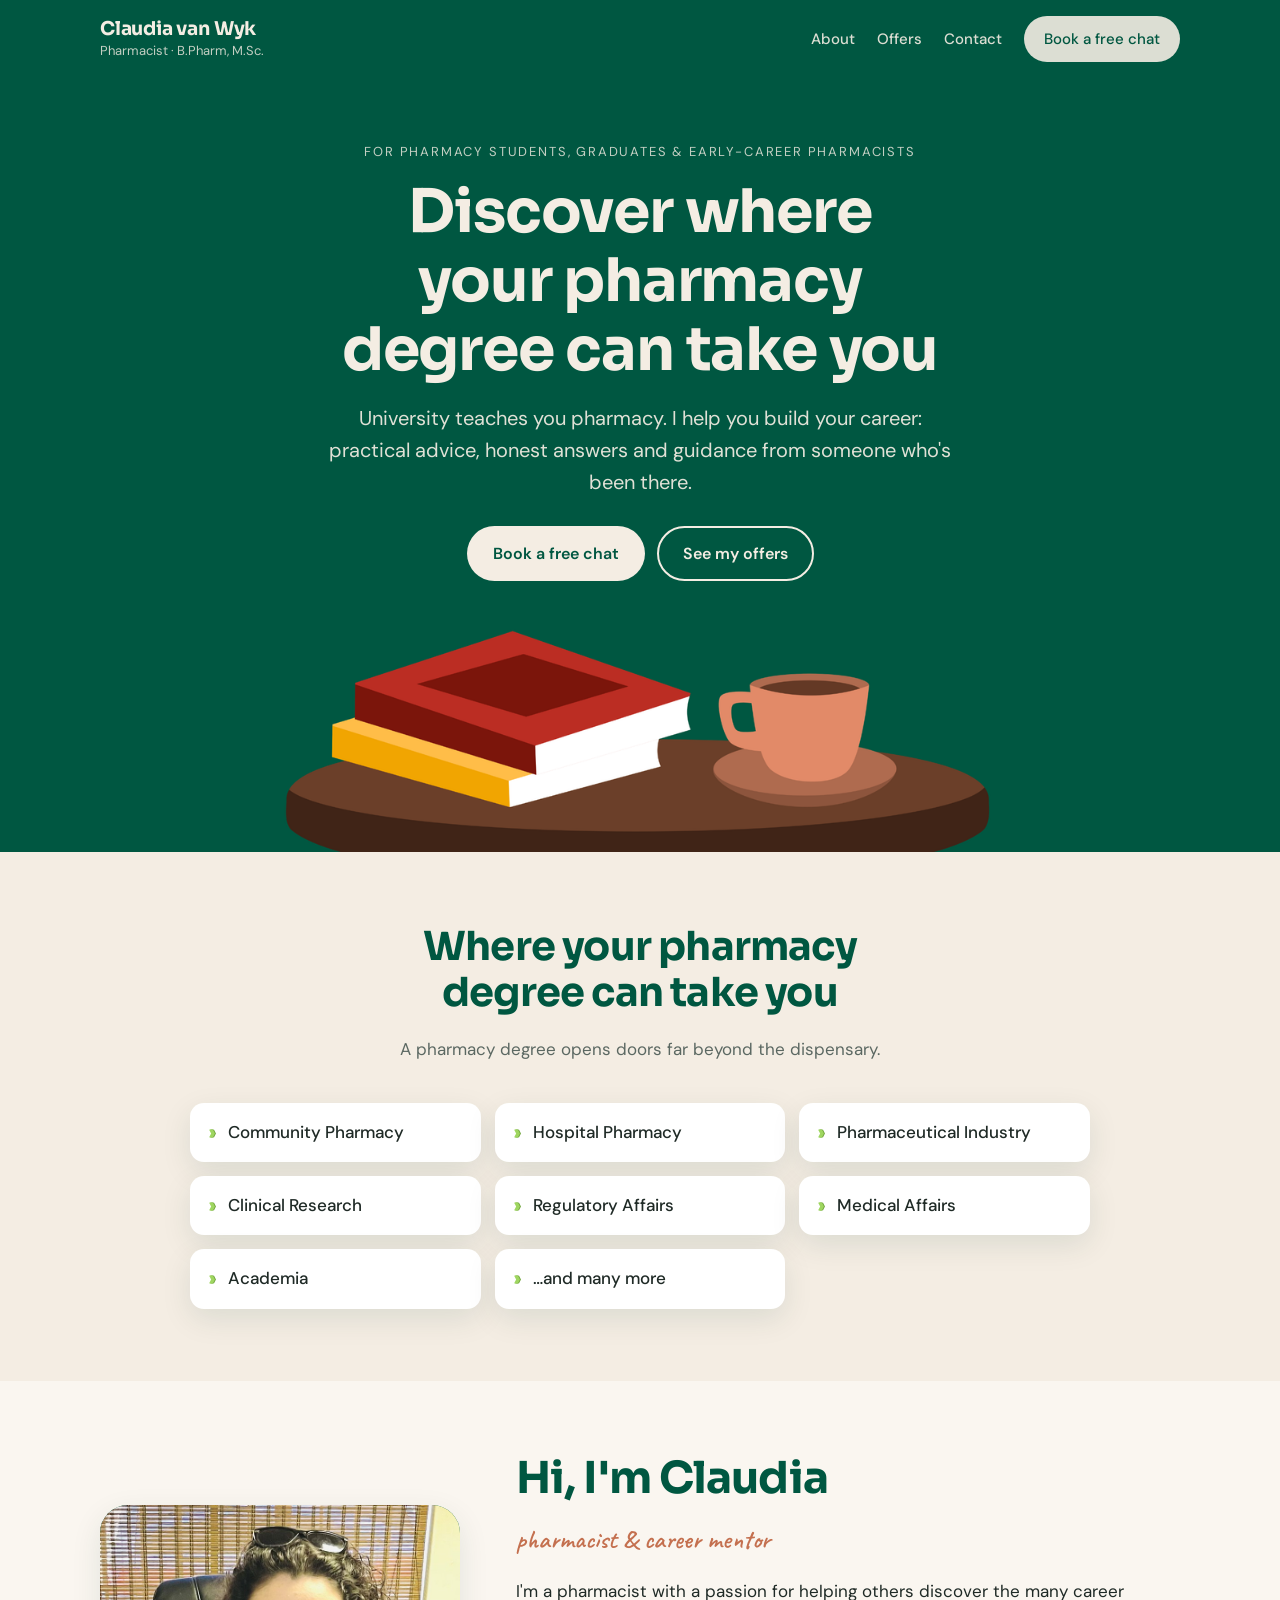
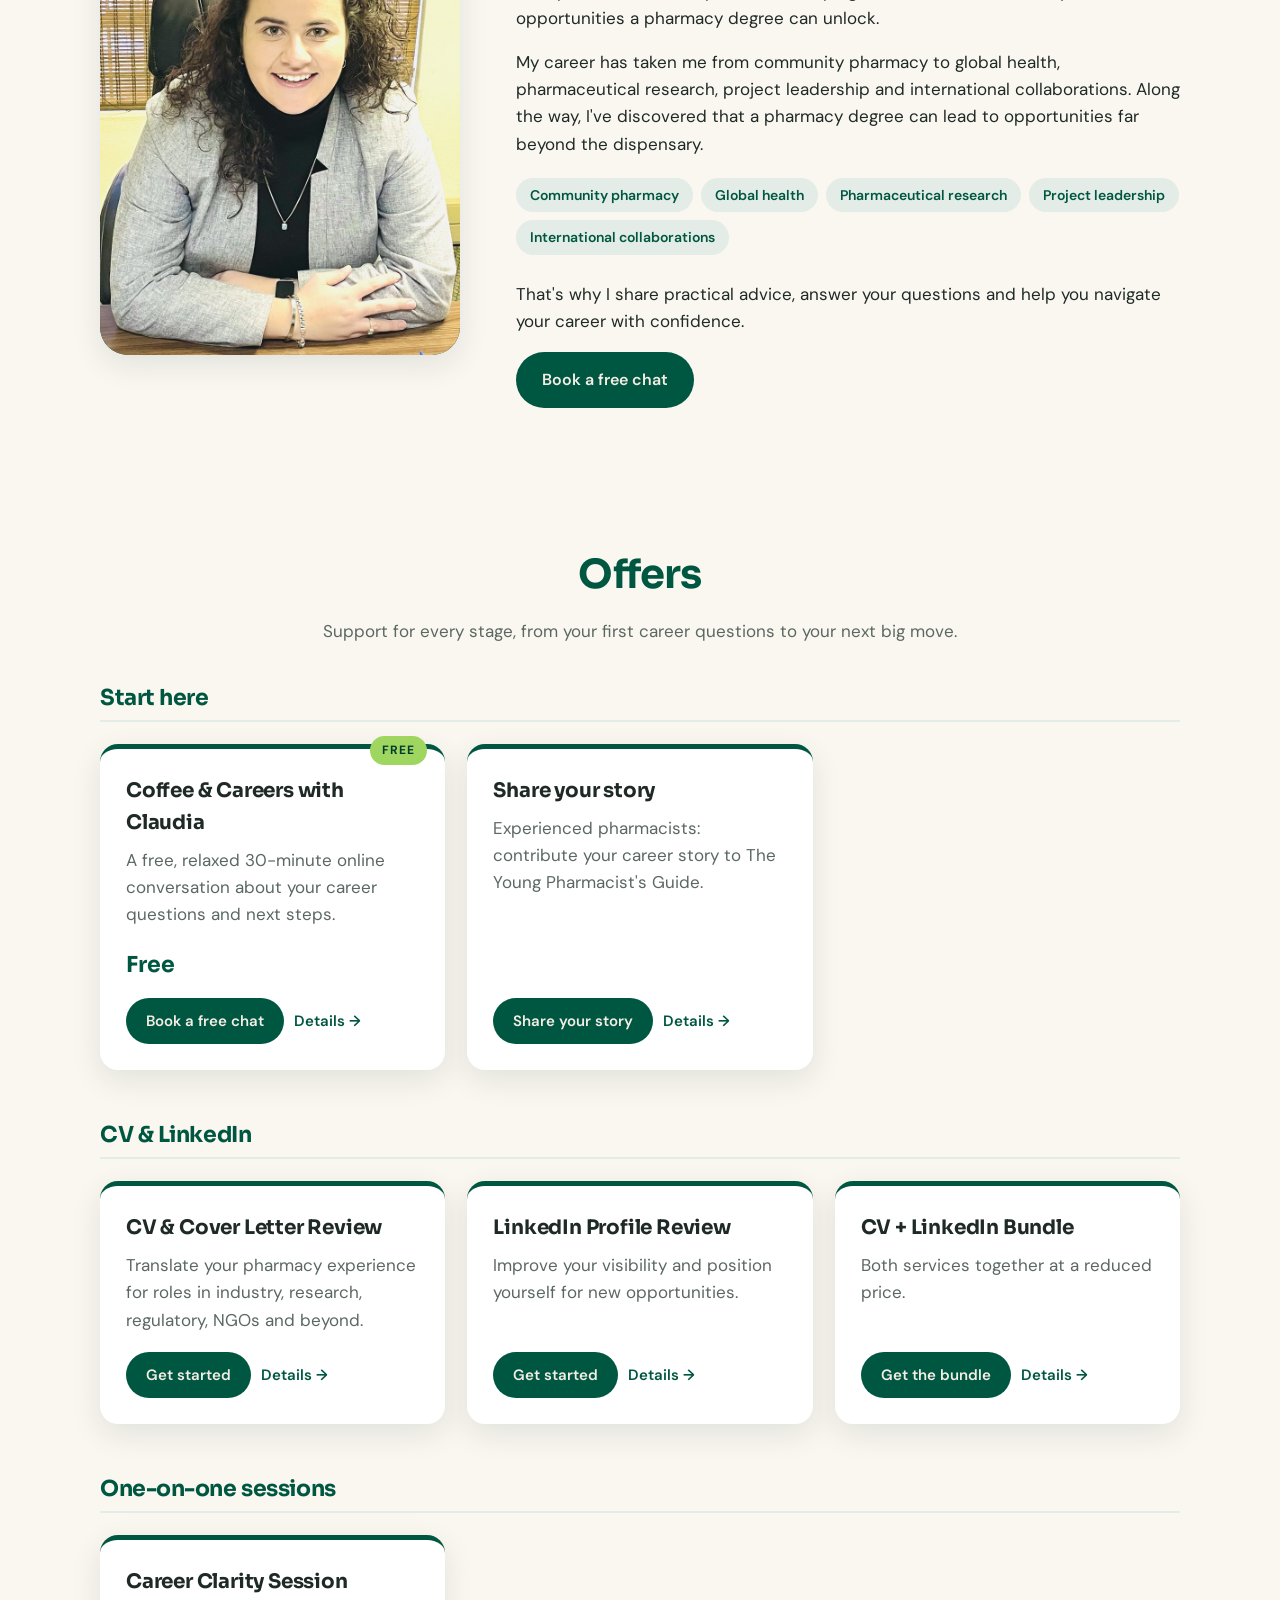
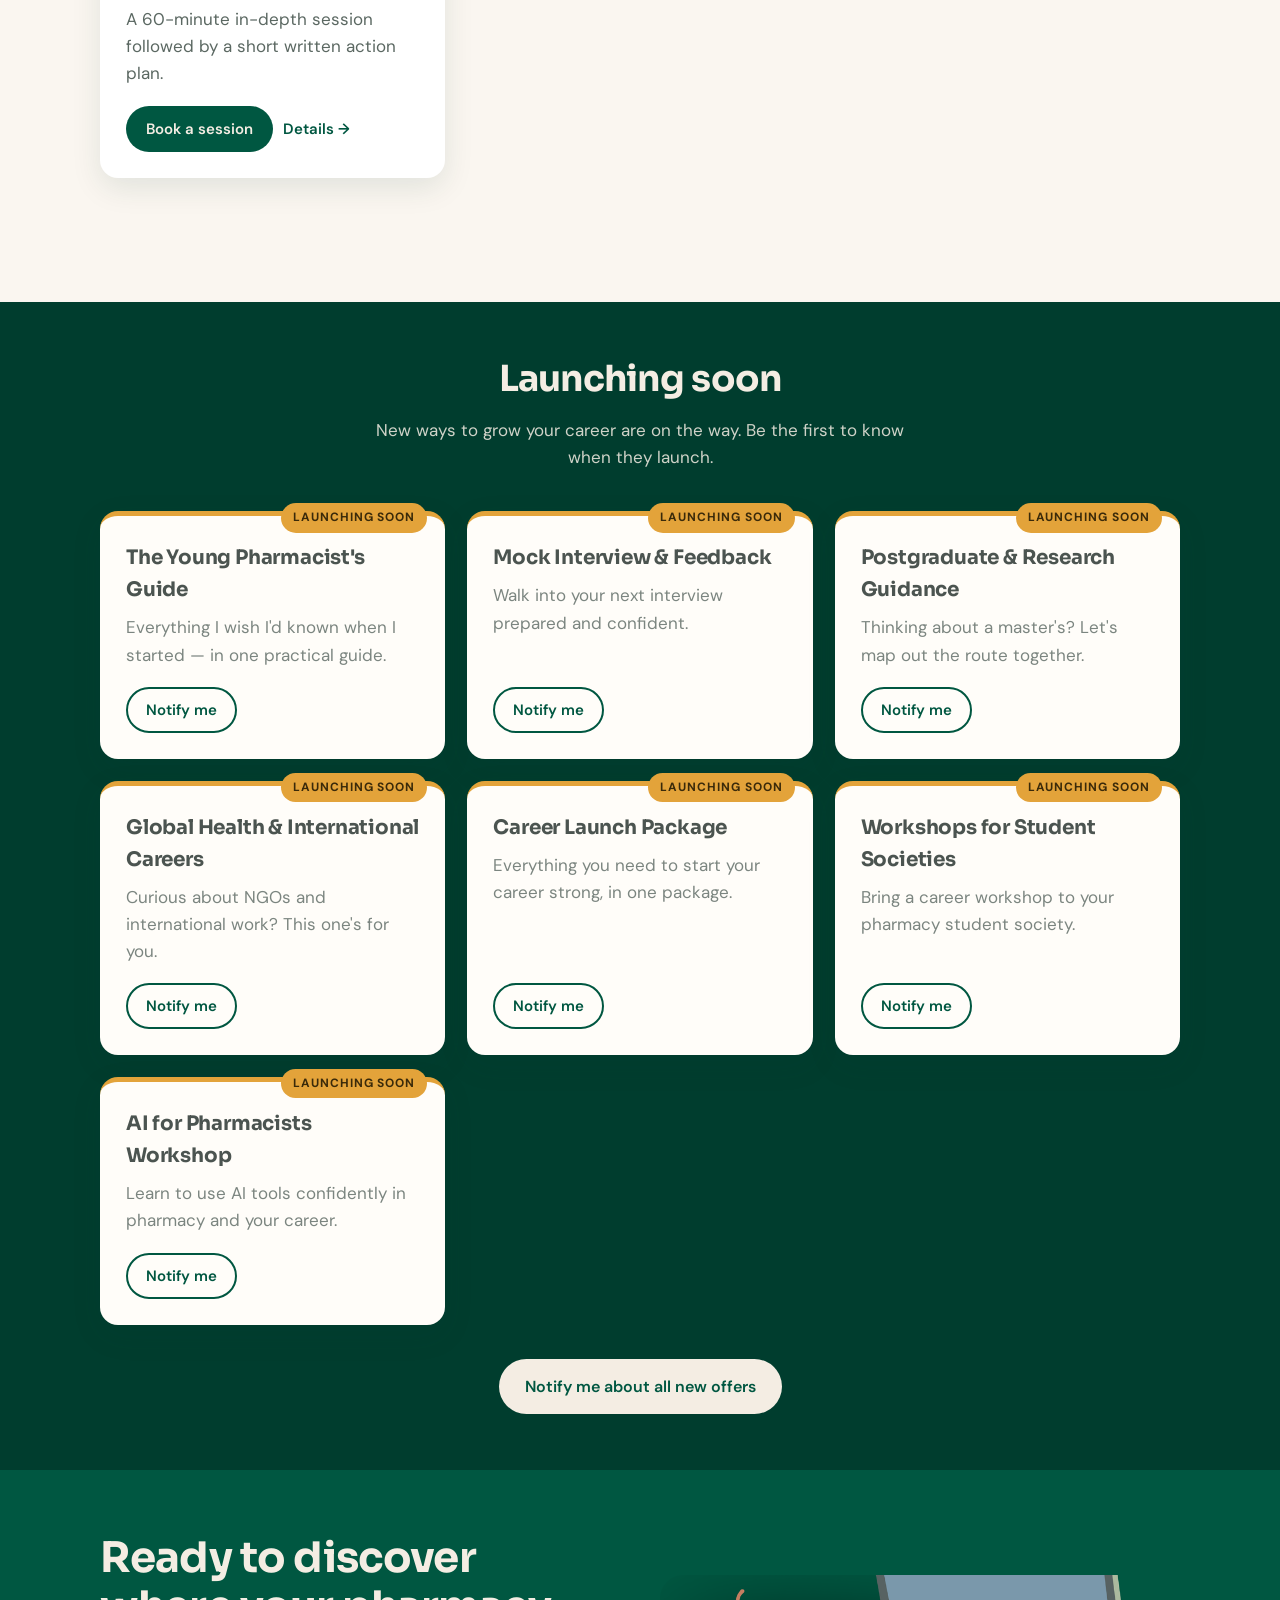
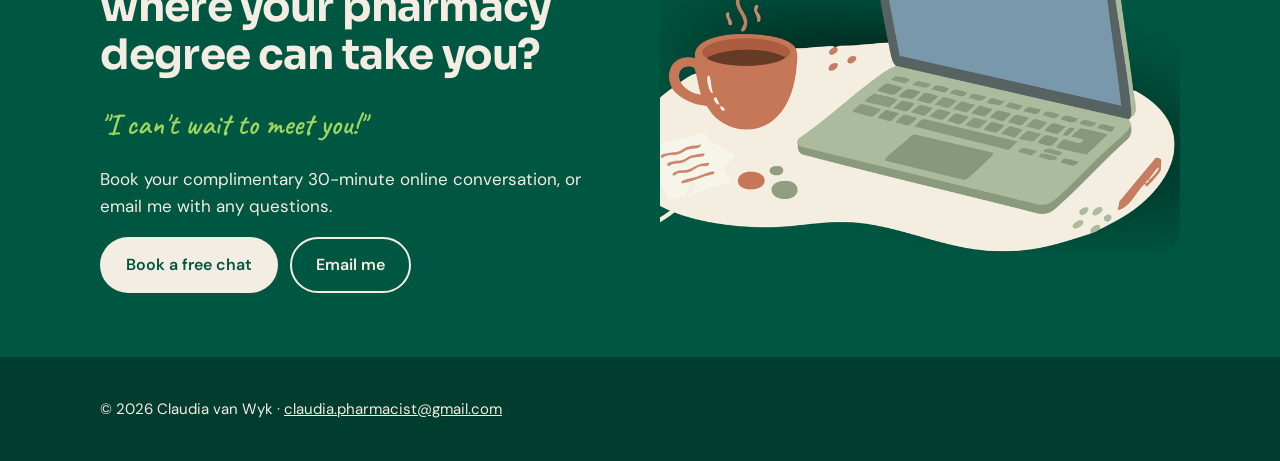
<file: index.html>
<!doctype html>
<html lang="en">
<head>
  <meta charset="utf-8">
  <meta name="viewport" content="width=device-width, initial-scale=1">
  <title>Claudia van Wyk | Pharmacist & Career Mentor</title>
  <meta name="description" content="Claudia van Wyk, pharmacist (B.Pharm, M.Sc.), helps pharmacy students, graduates and early-career pharmacists discover where a pharmacy degree can take them.">
  <meta property="og:title" content="Claudia van Wyk | Pharmacist & Career Mentor">
  <meta property="og:description" content="Discover where your pharmacy degree can take you. Free career chats, CV & LinkedIn reviews and more.">
  <meta property="og:image" content="assets/coffee-table.png">
  <link rel="preconnect" href="https://fonts.googleapis.com">
  <link rel="preconnect" href="https://fonts.gstatic.com" crossorigin>
  <link href="https://fonts.googleapis.com/css2?family=Caveat:wght@600&family=DM+Sans:wght@400;500;600;700&family=Sora:wght@600;700;800&display=swap" rel="stylesheet">
  <link rel="stylesheet" href="styles.css">
</head>
<body>

<header class="site">
  <nav class="nav">
    <a class="brand" href="#top">
      <strong>Claudia van Wyk</strong>
      <span>Pharmacist · B.Pharm, M.Sc.</span>
    </a>
    <button class="menu-btn" aria-label="Open menu">Menu</button>
    <div class="nav-links">
      <a href="#about">About</a>
      <a href="#offers">Offers</a>
      <a href="#contact">Contact</a>
      <a class="btn btn-primary btn-small" data-booking target="_blank" rel="noopener">Book a free chat</a>
    </div>
  </nav>
</header>

<main id="top">

  <section class="hero">
    <div class="wrap">
      <div class="eyebrow">For pharmacy students, graduates &amp; early-career pharmacists</div>
      <h1>Discover where your pharmacy degree can take you</h1>
      <p class="lead">University teaches you pharmacy. I help you build your career: practical advice, honest answers and guidance from someone who's been there.</p>
      <div class="actions">
        <a class="btn btn-primary" data-booking target="_blank" rel="noopener">Book a free chat</a>
        <a class="btn btn-outline" href="#offers">See my offers</a>
      </div>
      <img src="assets/coffee-table.png" alt="Illustration of books and a cup of coffee on a small table">
    </div>
  </section>

  <section class="bg-cream">
    <div class="wrap">
      <div class="section-head">
        <h2>Where your pharmacy degree can take you</h2>
        <p>A pharmacy degree opens doors far beyond the dispensary.</p>
      </div>
      <ul class="paths">
        <li><span class="chev">››</span>Community Pharmacy</li>
        <li><span class="chev">››</span>Hospital Pharmacy</li>
        <li><span class="chev">››</span>Pharmaceutical Industry</li>
        <li><span class="chev">››</span>Clinical Research</li>
        <li><span class="chev">››</span>Regulatory Affairs</li>
        <li><span class="chev">››</span>Medical Affairs</li>
        <li><span class="chev">››</span>Academia</li>
        <li><span class="chev">››</span>…and many more</li>
      </ul>
    </div>
  </section>

  <section id="about">
    <div class="wrap about">
      <div class="about-photo">
        <img src="assets/claudia.jpg" alt="Claudia van Wyk smiling">
      </div>
      <div>
        <h2>Hi, I'm Claudia</h2>
        <div class="script">pharmacist &amp; career mentor</div>
        <p>I'm a pharmacist with a passion for helping others discover the many career opportunities a pharmacy degree can unlock.</p>
        <p>My career has taken me from community pharmacy to global health, pharmaceutical research, project leadership and international collaborations. Along the way, I've discovered that a pharmacy degree can lead to opportunities far beyond the dispensary.</p>
        <ul class="journey">
          <li>Community pharmacy</li>
          <li>Global health</li>
          <li>Pharmaceutical research</li>
          <li>Project leadership</li>
          <li>International collaborations</li>
        </ul>
        <p>That's why I share practical advice, answer your questions and help you navigate your career with confidence.</p>
        <a class="btn btn-green" data-booking target="_blank" rel="noopener">Book a free chat</a>
      </div>
    </div>
  </section>

  <section id="offers">
    <div class="wrap">
      <div class="section-head">
        <h2>Offers</h2>
        <p>Support for every stage, from your first career questions to your next big move.</p>
      </div>
      <div id="offers-list"></div>
    </div>
  </section>

  <section class="soon-strip" id="soon-strip">
    <div class="wrap">
      <h2>Launching soon</h2>
      <p class="sub">New ways to grow your career are on the way. Be the first to know when they launch.</p>
      <div class="grid" id="soon-items"></div>
      <div class="center" style="margin-top:34px"><a class="btn btn-primary" id="soon-notify">Notify me about all new offers</a></div>
    </div>
  </section>

  <section class="cta" id="contact">
    <div class="wrap inner">
      <div>
        <h2>Ready to discover where your pharmacy degree can take you?</h2>
        <span class="script">"I can't wait to meet you!"</span>
        <p>Book your complimentary 30-minute online conversation, or email me with any questions.</p>
        <div style="display:flex;gap:12px;flex-wrap:wrap">
          <a class="btn btn-primary" data-booking target="_blank" rel="noopener">Book a free chat</a>
          <a class="btn btn-outline" data-email>Email me</a>
        </div>
      </div>
      <img src="assets/laptop.png" alt="Illustration of a laptop and a cup of coffee" style="border-radius:24px">
    </div>
  </section>

</main>

<footer class="site">
  <div class="wrap foot">
    <div>© <span id="year"></span> Claudia van Wyk · <a data-email></a></div>
    <div class="socials" id="socials"></div>
  </div>
</footer>

<script src="offers.js"></script>
<script src="app.js"></script>
</body>
</html>
</file>
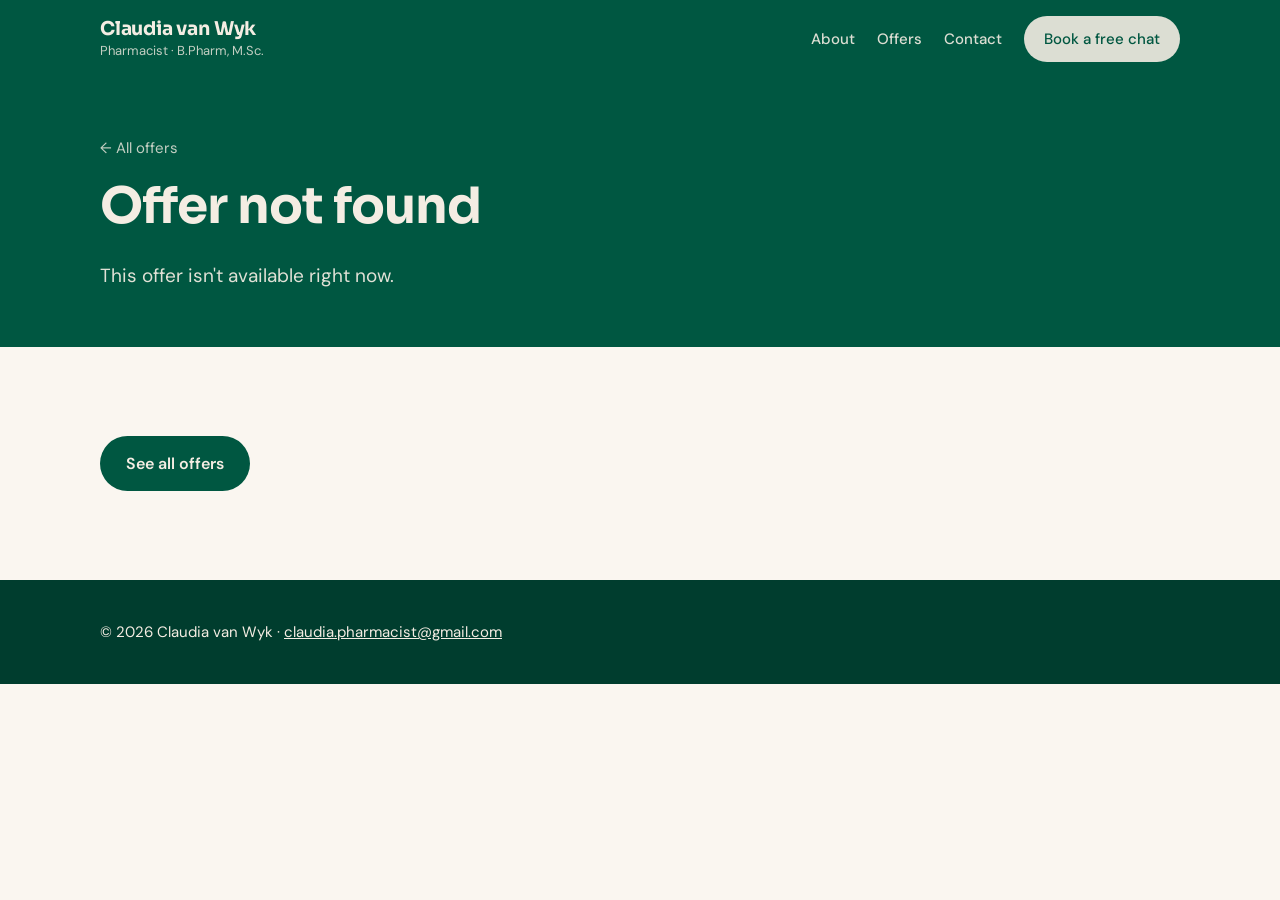
<file: offer.html>
<!doctype html>
<html lang="en">
<head>
  <meta charset="utf-8">
  <meta name="viewport" content="width=device-width, initial-scale=1">
  <title>Offer | Claudia van Wyk</title>
  <link rel="preconnect" href="https://fonts.googleapis.com">
  <link rel="preconnect" href="https://fonts.gstatic.com" crossorigin>
  <link href="https://fonts.googleapis.com/css2?family=Caveat:wght@600&family=DM+Sans:wght@400;500;600;700&family=Sora:wght@600;700;800&display=swap" rel="stylesheet">
  <link rel="stylesheet" href="styles.css">
</head>
<body>

<header class="site">
  <nav class="nav">
    <a class="brand" href="index.html">
      <strong>Claudia van Wyk</strong>
      <span>Pharmacist · B.Pharm, M.Sc.</span>
    </a>
    <button class="menu-btn" aria-label="Open menu">Menu</button>
    <div class="nav-links">
      <a href="index.html#about">About</a>
      <a href="index.html#offers">Offers</a>
      <a href="index.html#contact">Contact</a>
      <a class="btn btn-primary btn-small" data-booking target="_blank" rel="noopener">Book a free chat</a>
    </div>
  </nav>
</header>

<main>
  <div class="detail-hero">
    <div class="wrap">
      <a class="back" href="index.html#offers">← All offers</a>
      <h1 id="detail-title">Loading…</h1>
      <p id="detail-summary"></p>
    </div>
  </div>
  <section>
    <div class="wrap detail" id="detail"></div>
  </section>
</main>

<footer class="site">
  <div class="wrap foot">
    <div>© <span id="year"></span> Claudia van Wyk · <a data-email></a></div>
    <div class="socials" id="socials"></div>
  </div>
</footer>

<script src="offers.js"></script>
<script src="app.js"></script>
</body>
</html>
</file>
<file: styles.css>
:root {
  --green: #005741;
  --green-deep: #003d2e;
  --green-soft: #e3ece6;
  --cream: #f4ede3;
  --cream-light: #faf6f0;
  --ink: #1f2a26;
  --muted: #5b6862;
  --lime: #9fd660;
  --terracotta: #c4704f;
  --mustard: #e3a33a;
  --radius: 18px;
  --shadow: 0 10px 30px rgba(0, 61, 46, 0.10);
  --max: 1120px;
}

* { box-sizing: border-box; }
html { scroll-behavior: smooth; }
body {
  margin: 0;
  font-family: "DM Sans", system-ui, sans-serif;
  color: var(--ink);
  background: var(--cream-light);
  line-height: 1.6;
  font-size: 17px;
}
img { max-width: 100%; display: block; }
a { color: inherit; }
h1, h2, h3 { text-wrap: balance; font-family: "Sora", system-ui, sans-serif; line-height: 1.15; margin: 0 0 .5em; letter-spacing: -0.02em; }
.wrap { max-width: var(--max); margin: 0 auto; padding: 0 20px; }
.script { font-family: "Caveat", cursive; font-weight: 600; }

/* ---------- Launch banner ---------- */
.banner {
  background: var(--lime);
  color: var(--green-deep);
  text-align: center;
  padding: 10px 16px;
  font-weight: 600;
  font-size: 15px;
}

/* ---------- Header ---------- */
header.site {
  background: var(--green);
  color: var(--cream);
  position: sticky; top: 0; z-index: 20;
}
.nav { display: flex; align-items: center; justify-content: space-between; padding: 16px 20px; max-width: var(--max); margin: 0 auto; gap: 16px; }
.brand { text-decoration: none; line-height: 1.1; }
.brand strong { font-family: "Sora", sans-serif; font-size: 19px; letter-spacing: -0.01em; display: block; }
.brand span { font-size: 13px; opacity: .8; }
.nav-links { display: flex; gap: 22px; align-items: center; }
.nav-links a { text-decoration: none; font-weight: 500; font-size: 15px; opacity: .9; }
.nav-links a:hover { opacity: 1; text-decoration: underline; text-underline-offset: 4px; }
.menu-btn { display: none; background: none; border: 1px solid rgba(244,237,227,.4); color: var(--cream); border-radius: 10px; padding: 6px 12px; font: inherit; }

/* ---------- Buttons ---------- */
.btn {
  display: inline-block;
  padding: 13px 24px;
  border-radius: 999px;
  font-weight: 600;
  text-decoration: none;
  font-size: 16px;
  border: 2px solid transparent;
  transition: transform .15s ease, background .15s ease;
  cursor: pointer;
}
.btn:hover { transform: translateY(-1px); }
.btn-primary { background: var(--cream); color: var(--green); }
.btn-primary:hover { background: #fff; }
.btn-green { background: var(--green); color: var(--cream); }
.btn-green:hover { background: var(--green-deep); }
.btn-outline { border-color: currentColor; background: transparent; }
.btn-small { padding: 9px 18px; font-size: 15px; }

/* ---------- Hero ---------- */
.hero { background: var(--green); color: var(--cream); padding: 64px 0 0; overflow: hidden; }
.hero .wrap { text-align: center; }
.hero .eyebrow { text-transform: uppercase; letter-spacing: .14em; font-size: 13px; opacity: .8; margin-bottom: 14px; }
.hero h1 { font-size: clamp(34px, 6vw, 60px); max-width: 820px; margin: 0 auto 18px; }
.hero p.lead { font-size: clamp(17px, 2.2vw, 20px); max-width: 640px; margin: 0 auto 28px; opacity: .92; }
.hero .actions { display: flex; gap: 12px; justify-content: center; flex-wrap: wrap; margin-bottom: 40px; }
.hero img { max-width: 720px; width: 100%; margin: 0 auto; }

/* ---------- Sections ---------- */
section { padding: 72px 0; }
.section-head { text-align: center; max-width: 680px; margin: 0 auto 40px; }
.section-head h2 { font-size: clamp(28px, 4vw, 40px); color: var(--green); }
.section-head p { color: var(--muted); margin: 0; }
.bg-cream { background: var(--cream); }

/* Career paths */
.paths { display: grid; grid-template-columns: repeat(auto-fit, minmax(240px, 1fr)); gap: 14px; max-width: 900px; margin: 0 auto; padding: 0; list-style: none; }
.paths li { background: #fff; border-radius: 14px; padding: 16px 18px; display: flex; align-items: center; gap: 12px; font-weight: 500; box-shadow: var(--shadow); }
.chev { color: var(--lime); font-weight: 800; font-size: 22px; line-height: 1; letter-spacing: -6px; padding-right: 6px; filter: drop-shadow(1px 0 0 #6ea33a); }

/* About */
.about { display: grid; grid-template-columns: 360px 1fr; gap: 56px; align-items: center; }
.about-photo { border-radius: 28px; overflow: hidden; box-shadow: var(--shadow); background: var(--green); aspect-ratio: 4 / 5; }
.about-photo img { width: 100%; height: 100%; object-fit: cover; object-position: center 25%; }
.about h2 { color: var(--green); font-size: clamp(30px, 4vw, 44px); }
.about .script { font-size: 26px; color: var(--terracotta); margin: -6px 0 12px; }
.journey { display: flex; flex-wrap: wrap; gap: 8px; margin: 20px 0 26px; padding: 0; list-style: none; }
.journey li { background: var(--green-soft); color: var(--green); border-radius: 999px; padding: 6px 14px; font-size: 14px; font-weight: 600; }

/* Offers */
.offer-group { margin-bottom: 52px; }
.offer-group h3 { font-size: 22px; color: var(--green); border-bottom: 2px solid var(--green-soft); padding-bottom: 10px; margin-bottom: 22px; }
.grid { display: grid; grid-template-columns: repeat(auto-fill, minmax(290px, 1fr)); gap: 22px; }
.card {
  background: #fff;
  border-radius: var(--radius);
  padding: 26px;
  box-shadow: var(--shadow);
  display: flex; flex-direction: column;
  position: relative;
  border-top: 5px solid var(--green);
}
.card h4 { font-family: "Sora", sans-serif; font-size: 20px; margin: 0 0 8px; letter-spacing: -0.01em; }
.card p { color: var(--muted); margin: 0 0 18px; flex: 1; }
.card .price { font-family: "Sora", sans-serif; font-weight: 700; font-size: 22px; color: var(--green); margin-bottom: 16px; }
.card .price s { color: var(--muted); font-weight: 400; font-size: 16px; margin-right: 6px; }
.card .card-actions { display: flex; gap: 10px; flex-wrap: wrap; align-items: center; }
.card .more { font-size: 15px; font-weight: 600; color: var(--green); text-decoration: none; }
.card .more:hover { text-decoration: underline; }
.card.soon { border-top-color: var(--mustard); background: #fffdf9; }
.card.soon h4, .card.soon p { opacity: .8; }
.badge {
  position: absolute; top: -13px; right: 18px;
  background: var(--mustard); color: #3a2a0a;
  font-size: 12px; font-weight: 700; text-transform: uppercase; letter-spacing: .08em;
  padding: 5px 12px; border-radius: 999px;
}
.badge.free { background: var(--lime); color: var(--green-deep); }

/* Launching soon strip */
.soon-strip { background: var(--green-deep); color: var(--cream); padding: 56px 0; }
.soon-strip h2 { font-size: clamp(26px, 3.5vw, 36px); text-align: center; }
.soon-strip .sub { text-align: center; opacity: .85; margin: 0 auto 40px; max-width: 560px; }
.soon-strip .card { color: var(--ink); }
.soon-strip .card .btn-outline { color: var(--green); }
.soon-list { display: flex; flex-wrap: wrap; gap: 12px; justify-content: center; padding: 0; margin: 0 0 28px; list-style: none; }
.soon-list li { border: 1px dashed rgba(244,237,227,.5); border-radius: 999px; padding: 9px 18px; font-weight: 500; font-size: 15px; }
.soon-strip .center { text-align: center; }

/* CTA */
.cta { background: var(--green); color: var(--cream); padding: 64px 0; }
.cta .inner { display: grid; grid-template-columns: 1fr 1fr; gap: 40px; align-items: center; }
.cta h2 { font-size: clamp(28px, 4vw, 42px); }
.cta .script { font-size: 30px; color: var(--lime); margin-bottom: 18px; display: block; }

/* Footer */
footer.site { background: var(--green-deep); color: var(--cream); padding: 40px 0; font-size: 15px; }
footer .foot { display: flex; justify-content: space-between; gap: 20px; flex-wrap: wrap; align-items: center; }
footer a { color: var(--cream); }
.socials { display: flex; gap: 14px; }

/* Offer detail page */
.detail-hero { background: var(--green); color: var(--cream); padding: 56px 0; }
.detail-hero .back { color: var(--cream); opacity: .8; text-decoration: none; font-size: 15px; display: inline-block; margin-bottom: 18px; }
.detail-hero h1 { font-size: clamp(32px, 5vw, 50px); max-width: 760px; }
.detail-hero p { font-size: 19px; max-width: 680px; opacity: .92; margin: 0; }
.detail { display: grid; grid-template-columns: 1.4fr 1fr; gap: 40px; align-items: start; }
.detail h2 { font-size: 22px; color: var(--green); margin-top: 8px; }
.ticks { list-style: none; padding: 0; margin: 0 0 30px; }
.ticks li { padding: 8px 0 8px 32px; position: relative; border-bottom: 1px solid var(--green-soft); }
.ticks li::before { content: "✓"; position: absolute; left: 4px; color: var(--green); font-weight: 800; }
.buy-box { background: #fff; border-radius: var(--radius); box-shadow: var(--shadow); padding: 30px; position: sticky; top: 100px; border-top: 5px solid var(--green); }
.buy-box .price { font-family: "Sora", sans-serif; font-size: 32px; font-weight: 700; color: var(--green); margin-bottom: 18px; }
.buy-box .price s { font-size: 20px; color: var(--muted); font-weight: 400; margin-right: 8px; }
.buy-box .btn { width: 100%; text-align: center; }
.buy-box .note { color: var(--muted); font-size: 14px; margin: 14px 0 0; }

/* ---------- Mobile ---------- */
@media (max-width: 820px) {
  .menu-btn { display: block; }
  .nav-links { display: none; position: absolute; top: 100%; left: 0; right: 0; background: var(--green); flex-direction: column; padding: 10px 20px 20px; align-items: flex-start; gap: 14px; }
  .nav-links.open { display: flex; }
  .about, .cta .inner, .detail { grid-template-columns: 1fr; }
  .about-photo { max-width: 320px; margin: 0 auto; }
  section { padding: 56px 0; }
  .buy-box { position: static; }
}
</file>
